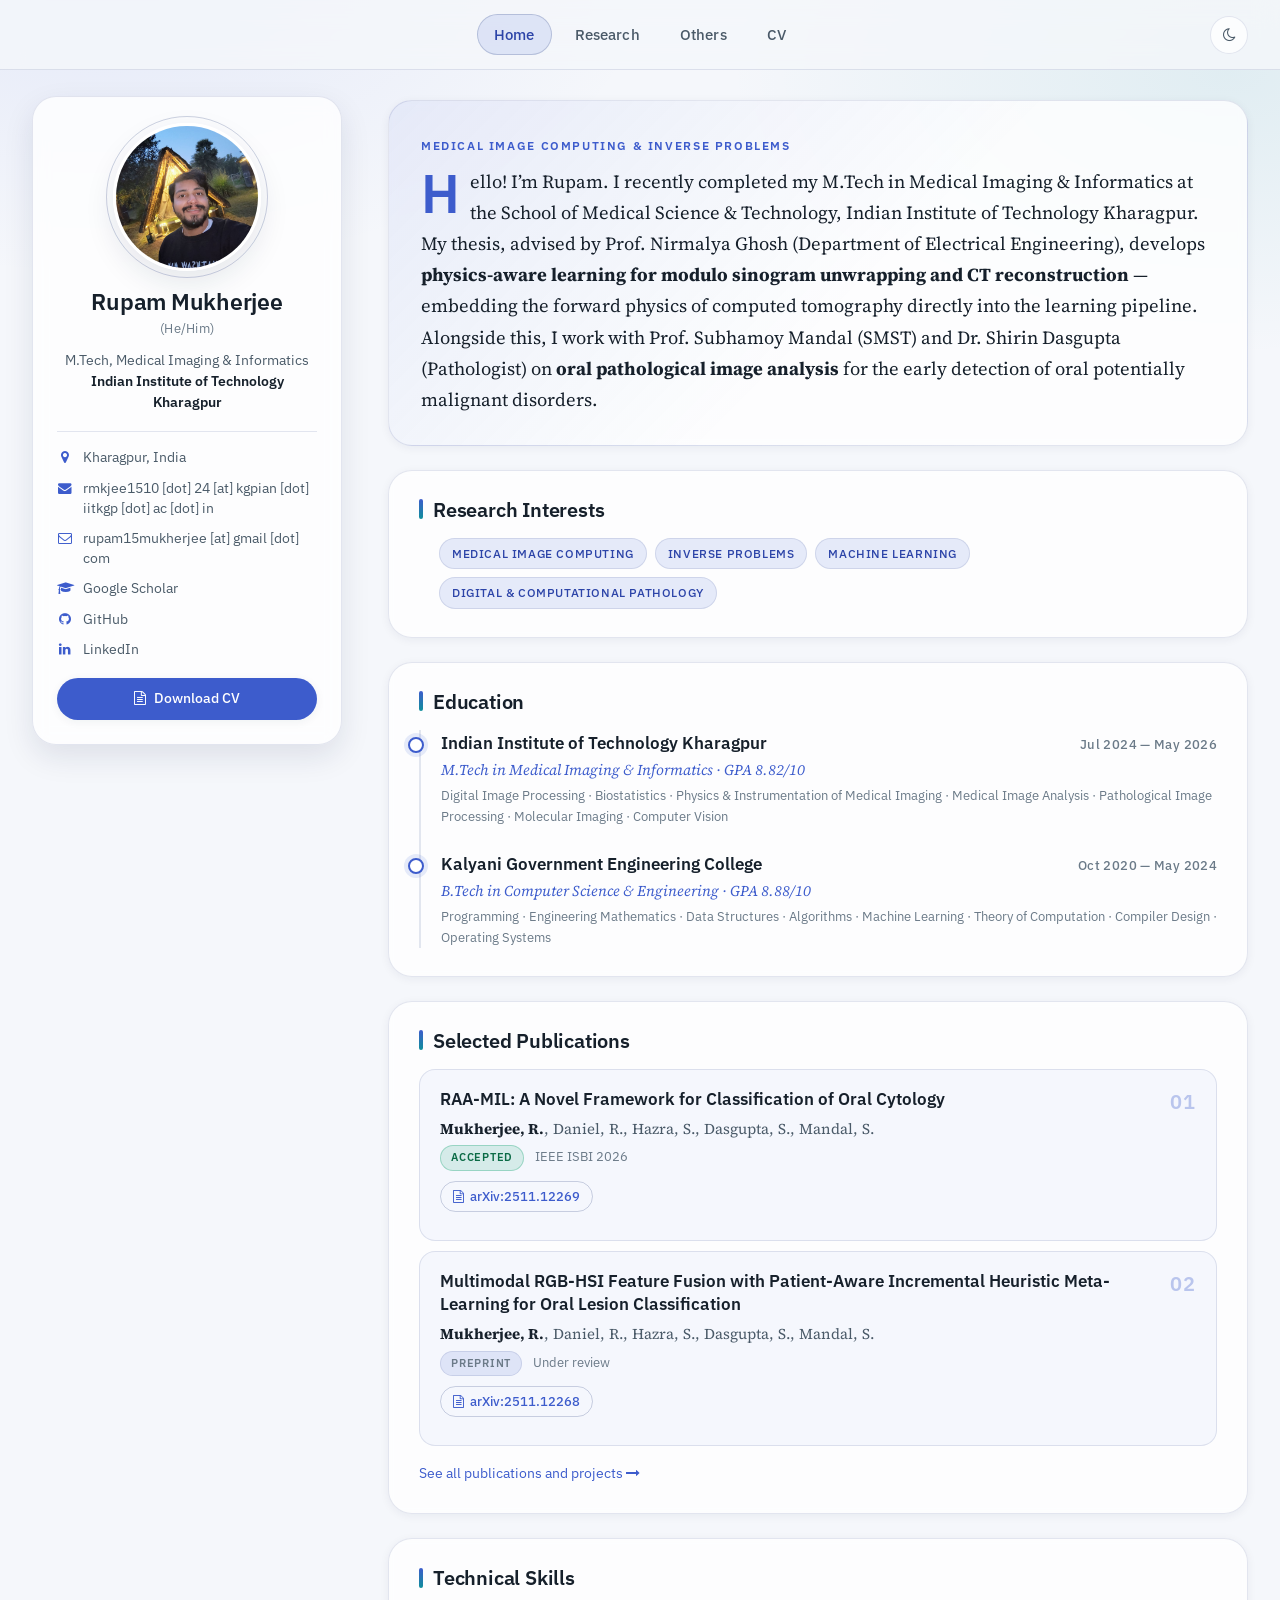
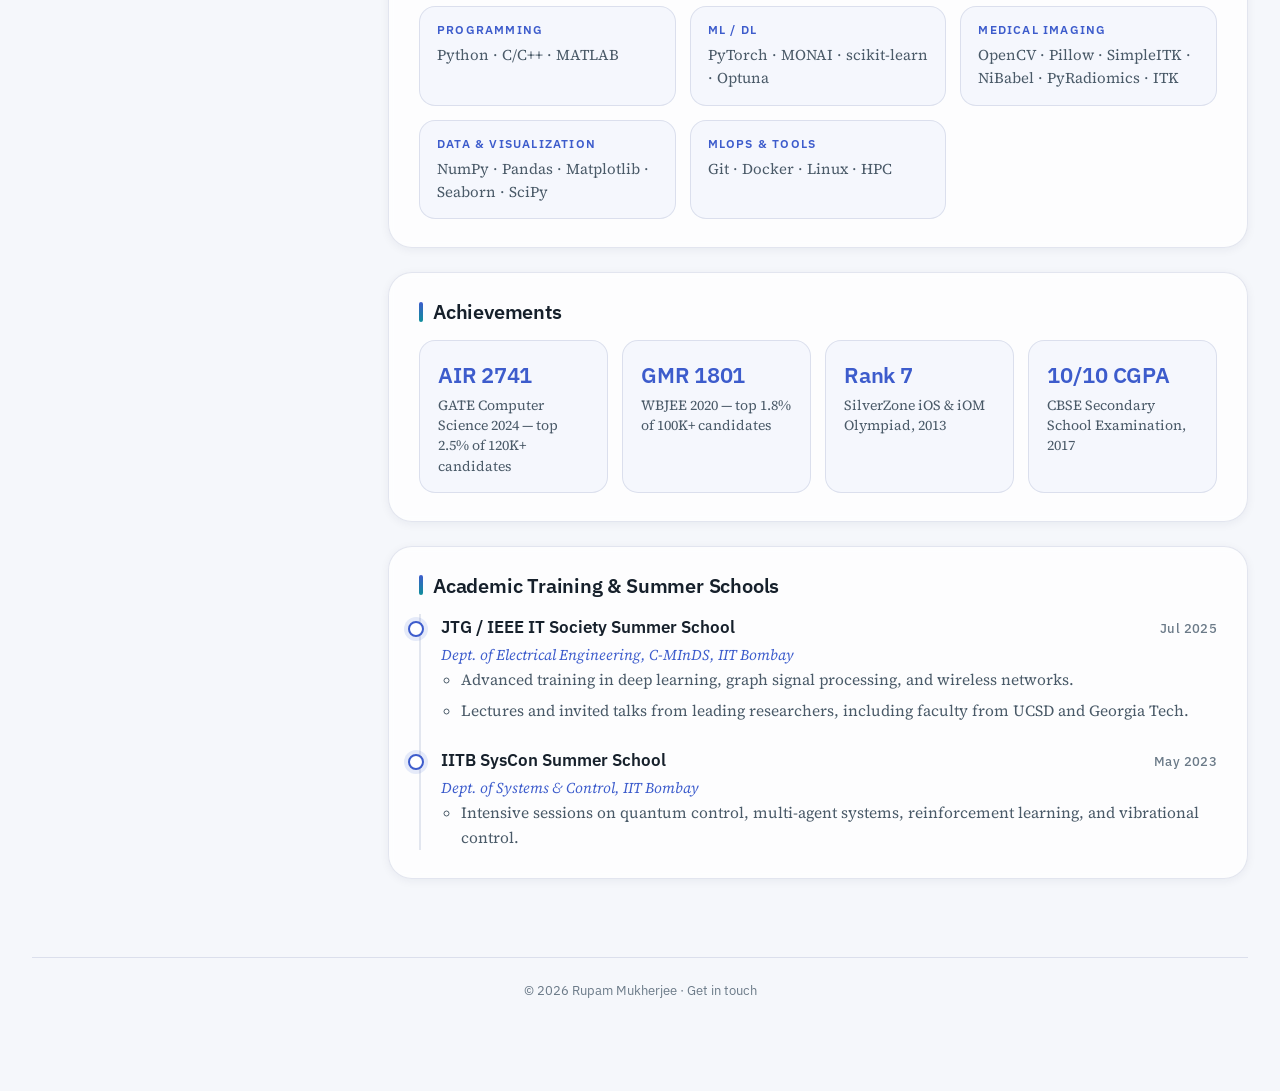
<file: index.html>
<!DOCTYPE html>
<html lang="en" data-theme="light">
<head>
    <meta charset="UTF-8">
    <meta name="viewport" content="width=device-width, initial-scale=1">
    <title>Rupam Mukherjee — Medical Image Computing</title>
    <meta name="description" content="Rupam Mukherjee — M.Tech in Medical Imaging &amp; Informatics, IIT Kharagpur. Research in medical image computing, inverse problems, and computational pathology.">
    <link rel="stylesheet" href="https://cdnjs.cloudflare.com/ajax/libs/font-awesome/4.7.0/css/font-awesome.min.css">
    <link rel="preconnect" href="https://fonts.googleapis.com">
    <link rel="preconnect" href="https://fonts.gstatic.com" crossorigin>
    <link href="https://fonts.googleapis.com/css2?family=IBM+Plex+Sans:wght@400;500;600&family=Source+Serif+4:opsz,wght@8..60,400;8..60,600;8..60,700&display=swap" rel="stylesheet">
    <link rel="stylesheet" href="style.css">
    <link rel="icon" href="Rupam_Mukherjee.png" type="image/x-icon">
    <script>
        (function () {
            var stored = localStorage.getItem("theme");
            var prefersDark = window.matchMedia && window.matchMedia("(prefers-color-scheme: dark)").matches;
            document.documentElement.setAttribute("data-theme", stored || (prefersDark ? "dark" : "light"));
        })();
    </script>
</head>
<body>
    <header class="topbar">
        <nav class="navbar">
            <ul>
                <li><a href="index.html" class="active">Home</a></li>
                <li><a href="research.html">Research</a></li>
                <li><a href="others.html">Others</a></li>
                <li><a href="Rupam_Mukherjee_CV.pdf" target="_blank" rel="noopener">CV</a></li>
            </ul>
        </nav>
        <button class="theme-toggle" id="themeToggle" type="button" aria-label="Toggle colour theme">
            <i class="fa fa-moon-o" aria-hidden="true"></i>
        </button>
    </header>

    <div class="layout">
        <aside class="sidebar">
            <img src="avatar.jpg" alt="Portrait of Rupam Mukherjee" class="profile-img">
            <div class="sidebar-id">
                <h1>Rupam Mukherjee</h1>
                <span class="pronouns">(He/Him)</span>
                <p class="affiliation">
                    M.Tech, Medical Imaging &amp; Informatics<br>
                    <strong>Indian Institute of Technology Kharagpur</strong>
                </p>
            </div>

            <ul class="contact">
                <li><i class="fa fa-map-marker" aria-hidden="true"></i> Kharagpur, India</li>
                <li><i class="fa fa-envelope" aria-hidden="true"></i> rmkjee1510 [dot] 24 [at] kgpian [dot] iitkgp [dot] ac [dot] in</li>
                <li><i class="fa fa-envelope-o" aria-hidden="true"></i> rupam15mukherjee [at] gmail [dot] com</li>
                <li><i class="fa fa-graduation-cap" aria-hidden="true"></i>
                    <a href="https://scholar.google.co.in/citations?user=vGCmebAAAAAJ&hl=en" class="link" target="_blank" rel="noopener">Google Scholar</a></li>
                <li><i class="fa fa-github" aria-hidden="true"></i>
                    <a href="https://github.com/rmkjee1510" class="link" target="_blank" rel="noopener">GitHub</a></li>
                <li><i class="fa fa-linkedin" aria-hidden="true"></i>
                    <a href="https://www.linkedin.com/in/rmkjee1510/" class="link" target="_blank" rel="noopener">LinkedIn</a></li>
            </ul>

            <a class="sidebar-cta" href="Rupam_Mukherjee_CV.pdf" target="_blank" rel="noopener">
                <i class="fa fa-file-text-o" aria-hidden="true"></i> Download CV
            </a>
        </aside>

        <main class="main-content">
            <!-- ===================== BIO ===================== -->
            <section class="card hero reveal">
                <span class="eyebrow">Medical Image Computing &amp; Inverse Problems</span>
                <p>
                    <span class="drop-cap">H</span>ello! I’m Rupam. I recently completed my M.Tech in
                    Medical Imaging &amp; Informatics at the School of Medical Science &amp; Technology,
                    Indian Institute of Technology Kharagpur. My thesis, advised by Prof. Nirmalya Ghosh
                    (Department of Electrical Engineering), develops <strong>physics-aware learning for
                    modulo sinogram unwrapping and CT reconstruction</strong> — embedding the forward
                    physics of computed tomography directly into the learning pipeline. Alongside this,
                    I work with Prof. Subhamoy Mandal (SMST) and Dr. Shirin Dasgupta (Pathologist) on
                    <strong>oral pathological image analysis</strong> for the early detection of oral
                    potentially malignant disorders.
                </p>
            </section>

            <!-- ===================== RESEARCH INTERESTS ===================== -->
            <section class="card reveal">
                <h2>Research Interests</h2>
                <ul class="chips">
                    <li>Medical Image Computing</li>
                    <li>Inverse Problems</li>
                    <li>Machine Learning</li>
                    <li>Digital &amp; Computational Pathology</li>
                </ul>
            </section>

            <!-- ===================== EDUCATION ===================== -->
            <section class="card reveal">
                <h2>Education</h2>
                <ul class="timeline">
                    <li>
                        <div class="entry-head">
                            <span class="entry-title">Indian Institute of Technology Kharagpur</span>
                            <span class="entry-date">Jul 2024 — May 2026</span>
                        </div>
                        <div class="entry-sub">M.Tech in Medical Imaging &amp; Informatics · GPA 8.82/10</div>
                        <div class="entry-meta">
                            Digital Image Processing · Biostatistics · Physics &amp; Instrumentation of Medical
                            Imaging · Medical Image Analysis · Pathological Image Processing · Molecular
                            Imaging · Computer Vision
                        </div>
                    </li>
                    <li>
                        <div class="entry-head">
                            <span class="entry-title">Kalyani Government Engineering College</span>
                            <span class="entry-date">Oct 2020 — May 2024</span>
                        </div>
                        <div class="entry-sub">B.Tech in Computer Science &amp; Engineering · GPA 8.88/10</div>
                        <div class="entry-meta">
                            Programming · Engineering Mathematics · Data Structures · Algorithms · Machine
                            Learning · Theory of Computation · Compiler Design · Operating Systems
                        </div>
                    </li>
                </ul>
            </section>

            <!-- ===================== SELECTED PUBLICATIONS ===================== -->
            <section class="card reveal">
                <h2>Selected Publications</h2>
                <ol class="pub-list">
                    <li class="pub-item">
                        <div class="pub-title">RAA-MIL: A Novel Framework for Classification of Oral Cytology</div>
                        <div class="pub-authors"><strong>Mukherjee, R.</strong>, Daniel, R., Hazra, S., Dasgupta, S., Mandal, S.</div>
                        <div class="pub-meta"><span class="badge">Accepted</span> IEEE ISBI 2026</div>
                        <div class="pub-links">
                            <a href="https://arxiv.org/abs/2511.12269" target="_blank" rel="noopener">
                                <i class="fa fa-file-text-o" aria-hidden="true"></i> arXiv:2511.12269</a>
                        </div>
                    </li>
                    <li class="pub-item">
                        <div class="pub-title">Multimodal RGB-HSI Feature Fusion with Patient-Aware Incremental Heuristic Meta-Learning for Oral Lesion Classification</div>
                        <div class="pub-authors"><strong>Mukherjee, R.</strong>, Daniel, R., Hazra, S., Dasgupta, S., Mandal, S.</div>
                        <div class="pub-meta"><span class="badge badge-muted">Preprint</span> Under review</div>
                        <div class="pub-links">
                            <a href="https://arxiv.org/abs/2511.12268" target="_blank" rel="noopener">
                                <i class="fa fa-file-text-o" aria-hidden="true"></i> arXiv:2511.12268</a>
                        </div>
                    </li>
                </ol>
                <p style="margin-top:16px;font-family:var(--sans);font-size:14px;">
                    <a href="research.html" style="text-decoration:none;">See all publications and projects <i class="fa fa-long-arrow-right" aria-hidden="true"></i></a>
                </p>
            </section>

            <!-- ===================== TECHNICAL SKILLS ===================== -->
            <section class="card reveal">
                <h2>Technical Skills</h2>
                <div class="grid">
                    <div class="grid-item">
                        <h3>Programming</h3>
                        Python · C/C++ · MATLAB
                    </div>
                    <div class="grid-item">
                        <h3>ML / DL</h3>
                        PyTorch · MONAI · scikit-learn · Optuna
                    </div>
                    <div class="grid-item">
                        <h3>Medical Imaging</h3>
                        OpenCV · Pillow · SimpleITK · NiBabel · PyRadiomics · ITK
                    </div>
                    <div class="grid-item">
                        <h3>Data &amp; Visualization</h3>
                        NumPy · Pandas · Matplotlib · Seaborn · SciPy
                    </div>
                    <div class="grid-item">
                        <h3>MLOps &amp; Tools</h3>
                        Git · Docker · Linux · HPC
                    </div>
                </div>
            </section>

            <!-- ===================== ACHIEVEMENTS ===================== -->
            <section class="card reveal">
                <h2>Achievements</h2>
                <div class="stat-grid">
                    <div class="stat">
                        <div class="stat-value">AIR 2741</div>
                        <div class="stat-label">GATE Computer Science 2024 — top 2.5% of 120K+ candidates</div>
                    </div>
                    <div class="stat">
                        <div class="stat-value">GMR 1801</div>
                        <div class="stat-label">WBJEE 2020 — top 1.8% of 100K+ candidates</div>
                    </div>
                    <div class="stat">
                        <div class="stat-value">Rank 7</div>
                        <div class="stat-label">SilverZone iOS &amp; iOM Olympiad, 2013</div>
                    </div>
                    <div class="stat">
                        <div class="stat-value">10/10 CGPA</div>
                        <div class="stat-label">CBSE Secondary School Examination, 2017</div>
                    </div>
                </div>
            </section>

            <!-- ===================== SUMMER SCHOOLS ===================== -->
            <section class="card reveal">
                <h2>Academic Training &amp; Summer Schools</h2>
                <ul class="timeline">
                    <li>
                        <div class="entry-head">
                            <span class="entry-title">JTG / IEEE IT Society Summer School</span>
                            <span class="entry-date">Jul 2025</span>
                        </div>
                        <div class="entry-sub">Dept. of Electrical Engineering, C-MInDS, IIT Bombay</div>
                        <ul class="entry-points">
                            <li>Advanced training in deep learning, graph signal processing, and wireless networks.</li>
                            <li>Lectures and invited talks from leading researchers, including faculty from UCSD and Georgia Tech.</li>
                        </ul>
                    </li>
                    <li>
                        <div class="entry-head">
                            <span class="entry-title">IITB SysCon Summer School</span>
                            <span class="entry-date">May 2023</span>
                        </div>
                        <div class="entry-sub">Dept. of Systems &amp; Control, IIT Bombay</div>
                        <ul class="entry-points">
                            <li>Intensive sessions on quantum control, multi-agent systems, reinforcement learning, and vibrational control.</li>
                        </ul>
                    </li>
                </ul>
            </section>
        </main>

        <footer class="site-footer">
            © 2026 Rupam Mukherjee ·
            <a href="mailto:rupam15mukherjee@gmail.com">Get in touch</a>
        </footer>
    </div>

    <script src="site.js"></script>
</body>
</html>
</file>
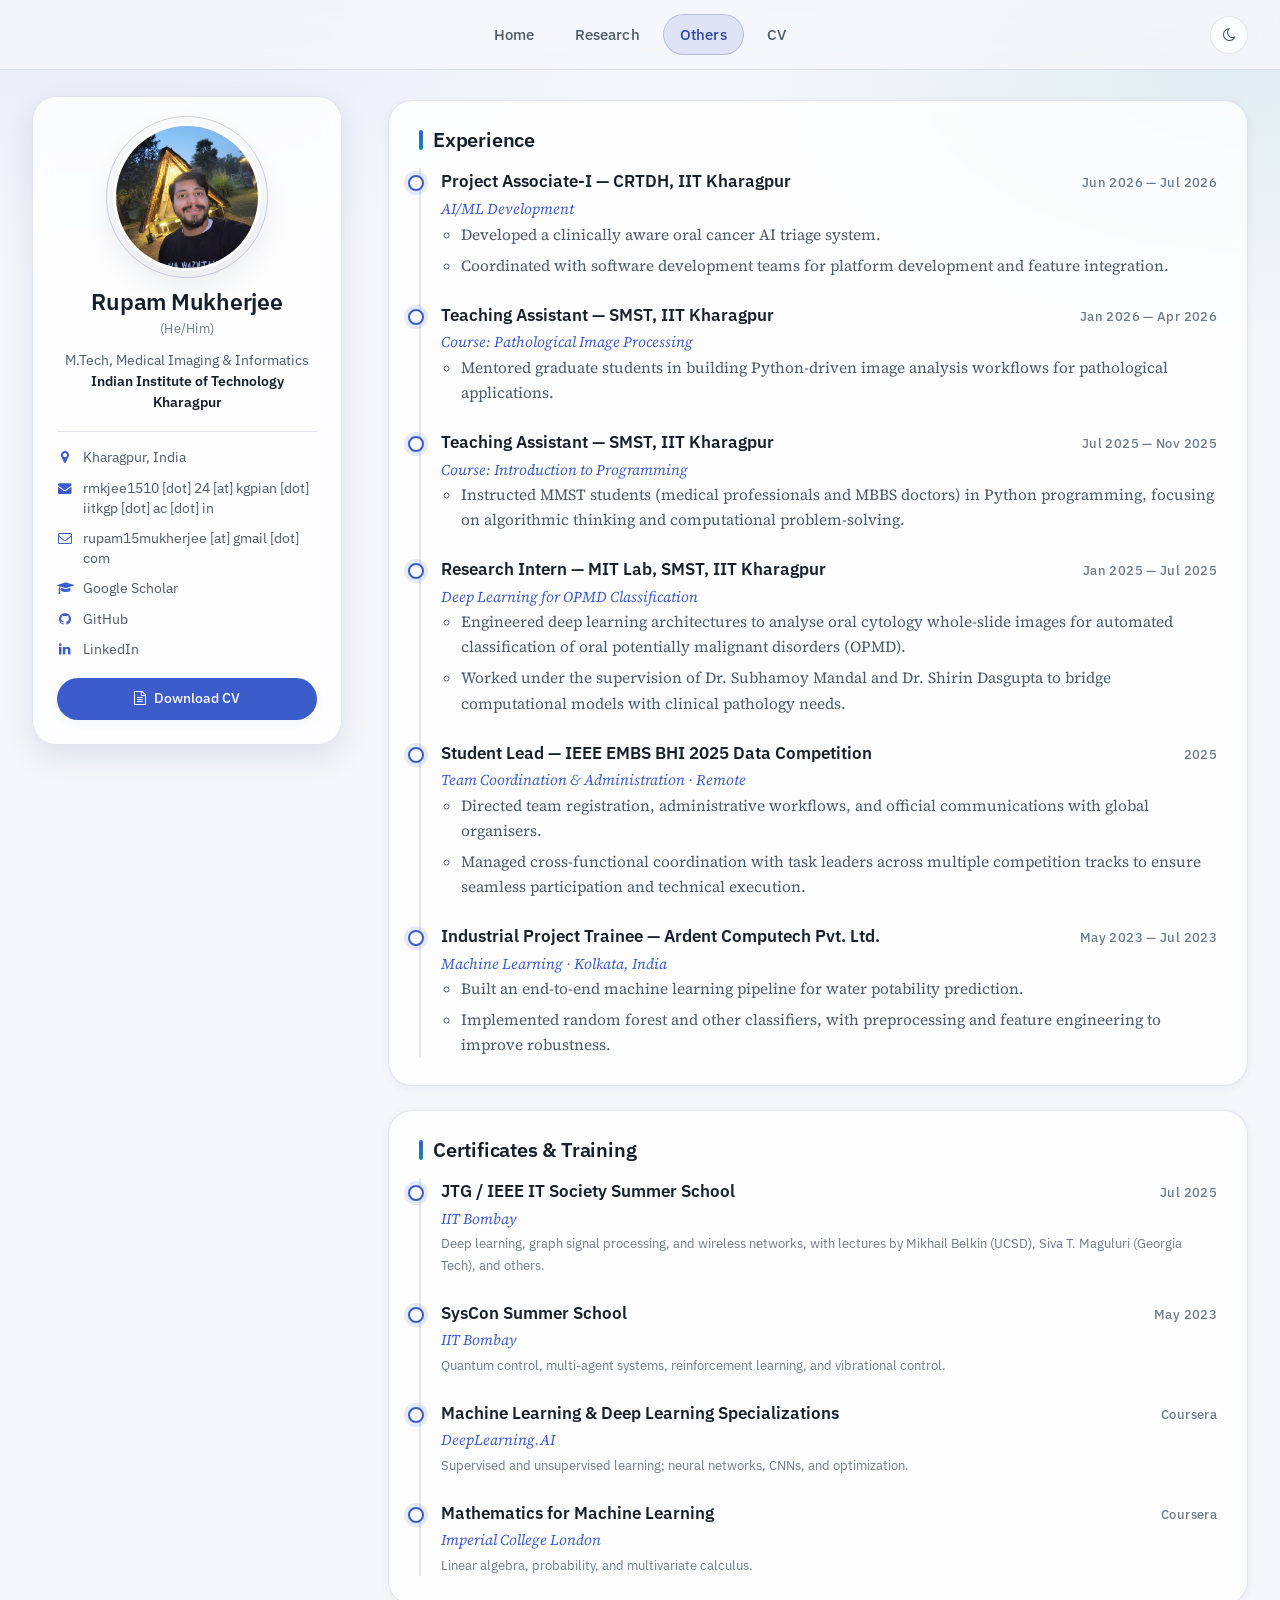
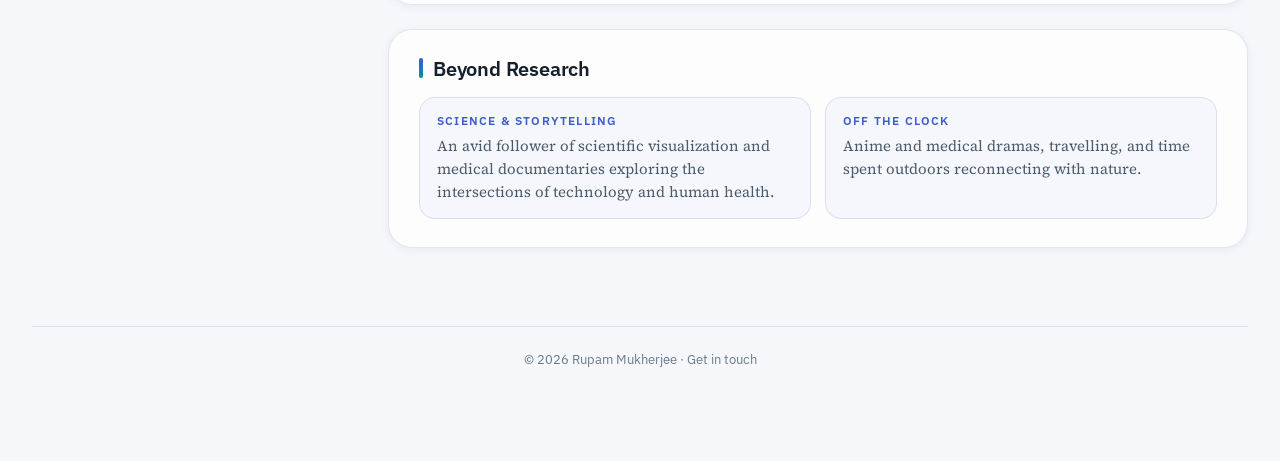
<file: others.html>
<!DOCTYPE html>
<html lang="en" data-theme="light">
<head>
    <meta charset="UTF-8">
    <meta name="viewport" content="width=device-width, initial-scale=1">
    <title>Experience &amp; More — Rupam Mukherjee</title>
    <meta name="description" content="Work experience, teaching, certificates, and personal interests of Rupam Mukherjee.">
    <link rel="stylesheet" href="https://cdnjs.cloudflare.com/ajax/libs/font-awesome/4.7.0/css/font-awesome.min.css">
    <link rel="preconnect" href="https://fonts.googleapis.com">
    <link rel="preconnect" href="https://fonts.gstatic.com" crossorigin>
    <link href="https://fonts.googleapis.com/css2?family=IBM+Plex+Sans:wght@400;500;600&family=Source+Serif+4:opsz,wght@8..60,400;8..60,600;8..60,700&display=swap" rel="stylesheet">
    <link rel="stylesheet" href="style.css">
    <link rel="icon" href="Rupam_Mukherjee.png" type="image/x-icon">
    <script>
        (function () {
            var stored = localStorage.getItem("theme");
            var prefersDark = window.matchMedia && window.matchMedia("(prefers-color-scheme: dark)").matches;
            document.documentElement.setAttribute("data-theme", stored || (prefersDark ? "dark" : "light"));
        })();
    </script>
</head>
<body>
    <header class="topbar">
        <nav class="navbar">
            <ul>
                <li><a href="index.html">Home</a></li>
                <li><a href="research.html">Research</a></li>
                <li><a href="others.html" class="active">Others</a></li>
                <li><a href="Rupam_Mukherjee_CV.pdf" target="_blank" rel="noopener">CV</a></li>
            </ul>
        </nav>
        <button class="theme-toggle" id="themeToggle" type="button" aria-label="Toggle colour theme">
            <i class="fa fa-moon-o" aria-hidden="true"></i>
        </button>
    </header>

    <div class="layout">
        <aside class="sidebar">
            <img src="avatar.jpg" alt="Portrait of Rupam Mukherjee" class="profile-img">
            <div class="sidebar-id">
                <h1>Rupam Mukherjee</h1>
                <span class="pronouns">(He/Him)</span>
                <p class="affiliation">
                    M.Tech, Medical Imaging &amp; Informatics<br>
                    <strong>Indian Institute of Technology Kharagpur</strong>
                </p>
            </div>

            <ul class="contact">
                <li><i class="fa fa-map-marker" aria-hidden="true"></i> Kharagpur, India</li>
                <li><i class="fa fa-envelope" aria-hidden="true"></i> rmkjee1510 [dot] 24 [at] kgpian [dot] iitkgp [dot] ac [dot] in</li>
                <li><i class="fa fa-envelope-o" aria-hidden="true"></i> rupam15mukherjee [at] gmail [dot] com</li>
                <li><i class="fa fa-graduation-cap" aria-hidden="true"></i>
                    <a href="https://scholar.google.co.in/citations?user=vGCmebAAAAAJ&hl=en" class="link" target="_blank" rel="noopener">Google Scholar</a></li>
                <li><i class="fa fa-github" aria-hidden="true"></i>
                    <a href="https://github.com/rmkjee1510" class="link" target="_blank" rel="noopener">GitHub</a></li>
                <li><i class="fa fa-linkedin" aria-hidden="true"></i>
                    <a href="https://www.linkedin.com/in/rmkjee1510/" class="link" target="_blank" rel="noopener">LinkedIn</a></li>
            </ul>

            <a class="sidebar-cta" href="Rupam_Mukherjee_CV.pdf" target="_blank" rel="noopener">
                <i class="fa fa-file-text-o" aria-hidden="true"></i> Download CV
            </a>
        </aside>

        <main class="main-content">
            <!-- ===================== EXPERIENCE ===================== -->
            <section class="card reveal">
                <h2>Experience</h2>
                <ul class="timeline">
                    <li>
                        <div class="entry-head">
                            <span class="entry-title">Project Associate-I — CRTDH, IIT Kharagpur</span>
                            <span class="entry-date">Jun 2026 — Jul 2026</span>
                        </div>
                        <div class="entry-sub">AI/ML Development</div>
                        <ul class="entry-points">
                            <li>Developed a clinically aware oral cancer AI triage system.</li>
                            <li>Coordinated with software development teams for platform development and feature integration.</li>
                        </ul>
                    </li>
                    <li>
                        <div class="entry-head">
                            <span class="entry-title">Teaching Assistant — SMST, IIT Kharagpur</span>
                            <span class="entry-date">Jan 2026 — Apr 2026</span>
                        </div>
                        <div class="entry-sub">Course: Pathological Image Processing</div>
                        <ul class="entry-points">
                            <li>Mentored graduate students in building Python-driven image analysis workflows for pathological applications.</li>
                        </ul>
                    </li>
                    <li>
                        <div class="entry-head">
                            <span class="entry-title">Teaching Assistant — SMST, IIT Kharagpur</span>
                            <span class="entry-date">Jul 2025 — Nov 2025</span>
                        </div>
                        <div class="entry-sub">Course: Introduction to Programming</div>
                        <ul class="entry-points">
                            <li>Instructed MMST students (medical professionals and MBBS doctors) in Python programming, focusing on algorithmic thinking and computational problem-solving.</li>
                        </ul>
                    </li>
                    <li>
                        <div class="entry-head">
                            <span class="entry-title">Research Intern — MIT Lab, SMST, IIT Kharagpur</span>
                            <span class="entry-date">Jan 2025 — Jul 2025</span>
                        </div>
                        <div class="entry-sub">Deep Learning for OPMD Classification</div>
                        <ul class="entry-points">
                            <li>Engineered deep learning architectures to analyse oral cytology whole-slide images for automated classification of oral potentially malignant disorders (OPMD).</li>
                            <li>Worked under the supervision of Dr. Subhamoy Mandal and Dr. Shirin Dasgupta to bridge computational models with clinical pathology needs.</li>
                        </ul>
                    </li>
                    <li>
                        <div class="entry-head">
                            <span class="entry-title">Student Lead — IEEE EMBS BHI 2025 Data Competition</span>
                            <span class="entry-date">2025</span>
                        </div>
                        <div class="entry-sub">Team Coordination &amp; Administration · Remote</div>
                        <ul class="entry-points">
                            <li>Directed team registration, administrative workflows, and official communications with global organisers.</li>
                            <li>Managed cross-functional coordination with task leaders across multiple competition tracks to ensure seamless participation and technical execution.</li>
                        </ul>
                    </li>
                    <li>
                        <div class="entry-head">
                            <span class="entry-title">Industrial Project Trainee — Ardent Computech Pvt. Ltd.</span>
                            <span class="entry-date">May 2023 — Jul 2023</span>
                        </div>
                        <div class="entry-sub">Machine Learning · Kolkata, India</div>
                        <ul class="entry-points">
                            <li>Built an end-to-end machine learning pipeline for water potability prediction.</li>
                            <li>Implemented random forest and other classifiers, with preprocessing and feature engineering to improve robustness.</li>
                        </ul>
                    </li>
                </ul>
            </section>

            <!-- ===================== CERTIFICATES ===================== -->
            <section class="card reveal">
                <h2>Certificates &amp; Training</h2>
                <ul class="timeline">
                    <li>
                        <div class="entry-head">
                            <span class="entry-title">JTG / IEEE IT Society Summer School</span>
                            <span class="entry-date">Jul 2025</span>
                        </div>
                        <div class="entry-sub">IIT Bombay</div>
                        <div class="entry-meta">Deep learning, graph signal processing, and wireless networks, with lectures by Mikhail Belkin (UCSD), Siva T. Maguluri (Georgia Tech), and others.</div>
                    </li>
                    <li>
                        <div class="entry-head">
                            <span class="entry-title">SysCon Summer School</span>
                            <span class="entry-date">May 2023</span>
                        </div>
                        <div class="entry-sub">IIT Bombay</div>
                        <div class="entry-meta">Quantum control, multi-agent systems, reinforcement learning, and vibrational control.</div>
                    </li>
                    <li>
                        <div class="entry-head">
                            <span class="entry-title">Machine Learning &amp; Deep Learning Specializations</span>
                            <span class="entry-date">Coursera</span>
                        </div>
                        <div class="entry-sub">DeepLearning.AI</div>
                        <div class="entry-meta">Supervised and unsupervised learning; neural networks, CNNs, and optimization.</div>
                    </li>
                    <li>
                        <div class="entry-head">
                            <span class="entry-title">Mathematics for Machine Learning</span>
                            <span class="entry-date">Coursera</span>
                        </div>
                        <div class="entry-sub">Imperial College London</div>
                        <div class="entry-meta">Linear algebra, probability, and multivariate calculus.</div>
                    </li>
                </ul>
            </section>

            <!-- ===================== HOBBIES ===================== -->
            <section class="card reveal">
                <h2>Beyond Research</h2>
                <div class="grid">
                    <div class="grid-item">
                        <h3>Science &amp; Storytelling</h3>
                        An avid follower of scientific visualization and medical documentaries exploring the intersections of technology and human health.
                    </div>
                    <div class="grid-item">
                        <h3>Off the Clock</h3>
                        Anime and medical dramas, travelling, and time spent outdoors reconnecting with nature.
                    </div>
                </div>
            </section>
        </main>

        <footer class="site-footer">
            © 2026 Rupam Mukherjee ·
            <a href="mailto:rupam15mukherjee@gmail.com">Get in touch</a>
        </footer>
    </div>

    <script src="site.js"></script>
</body>
</html>
</file>
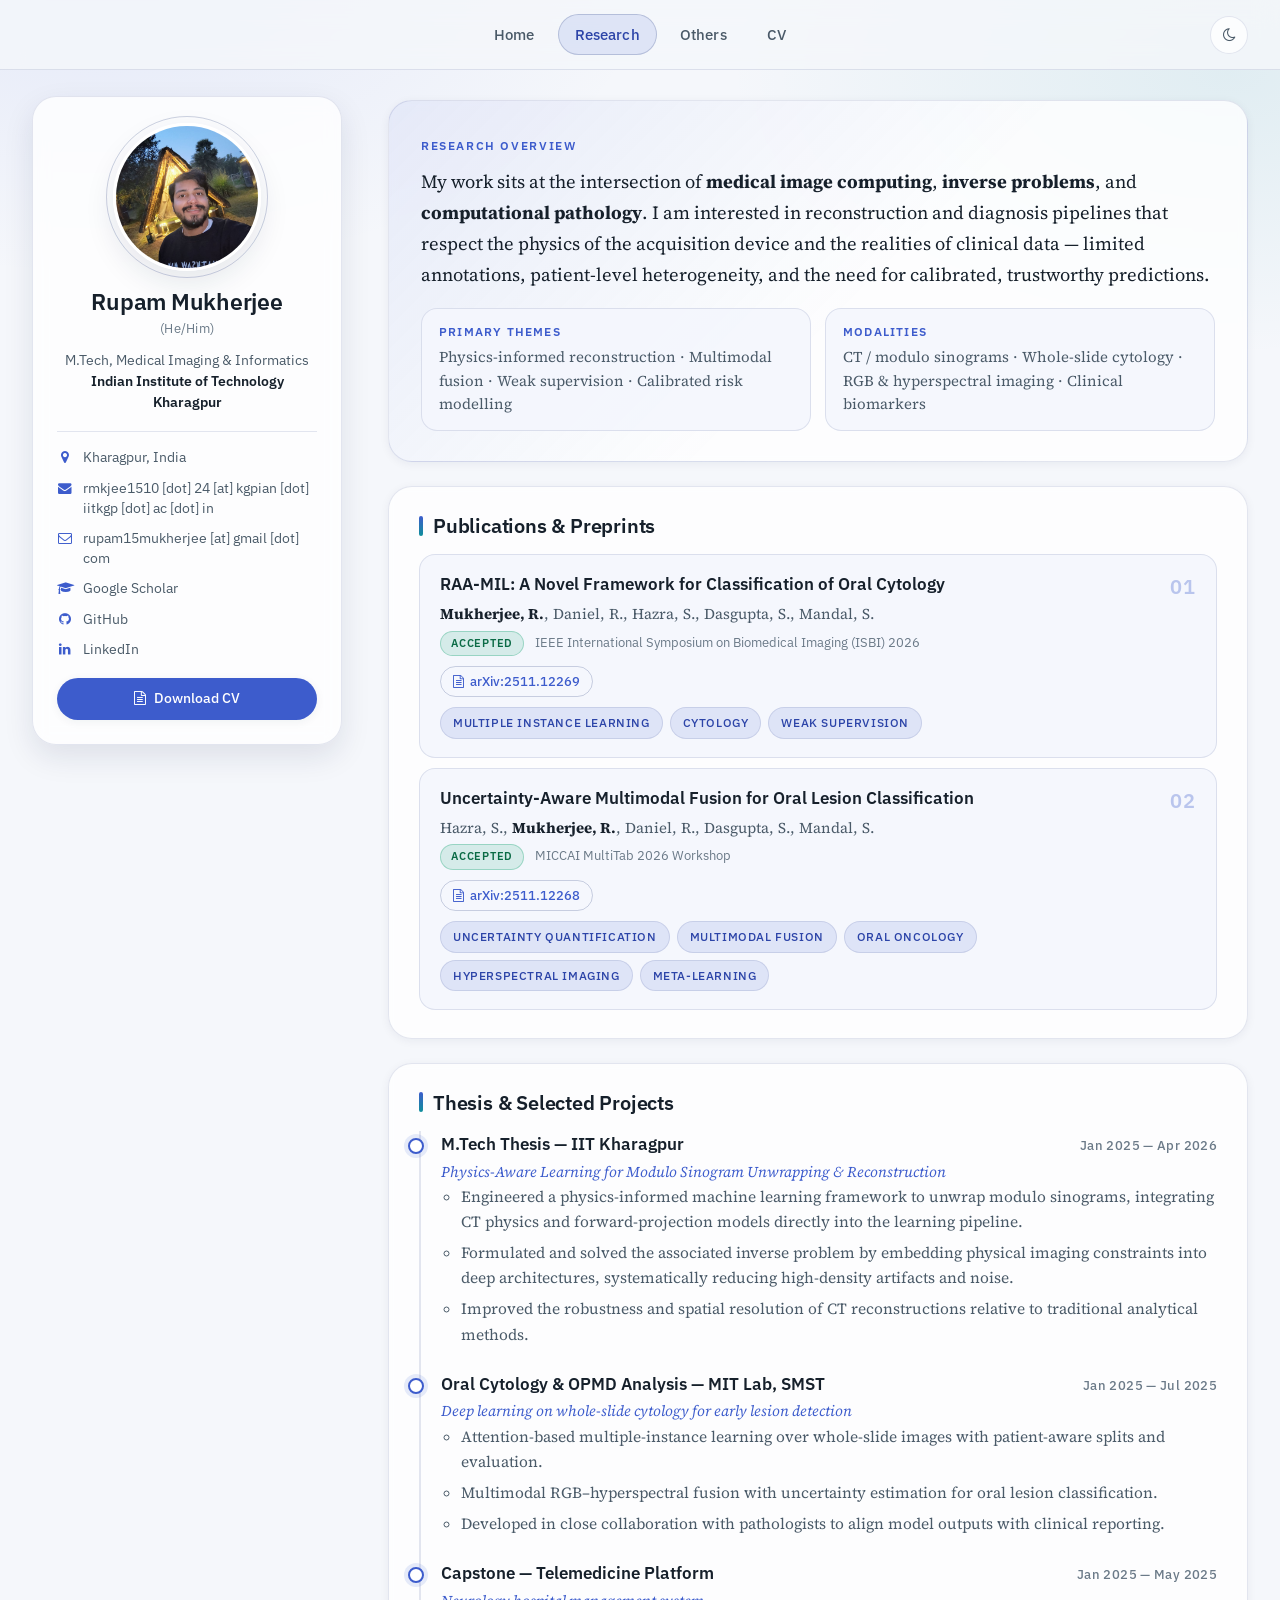
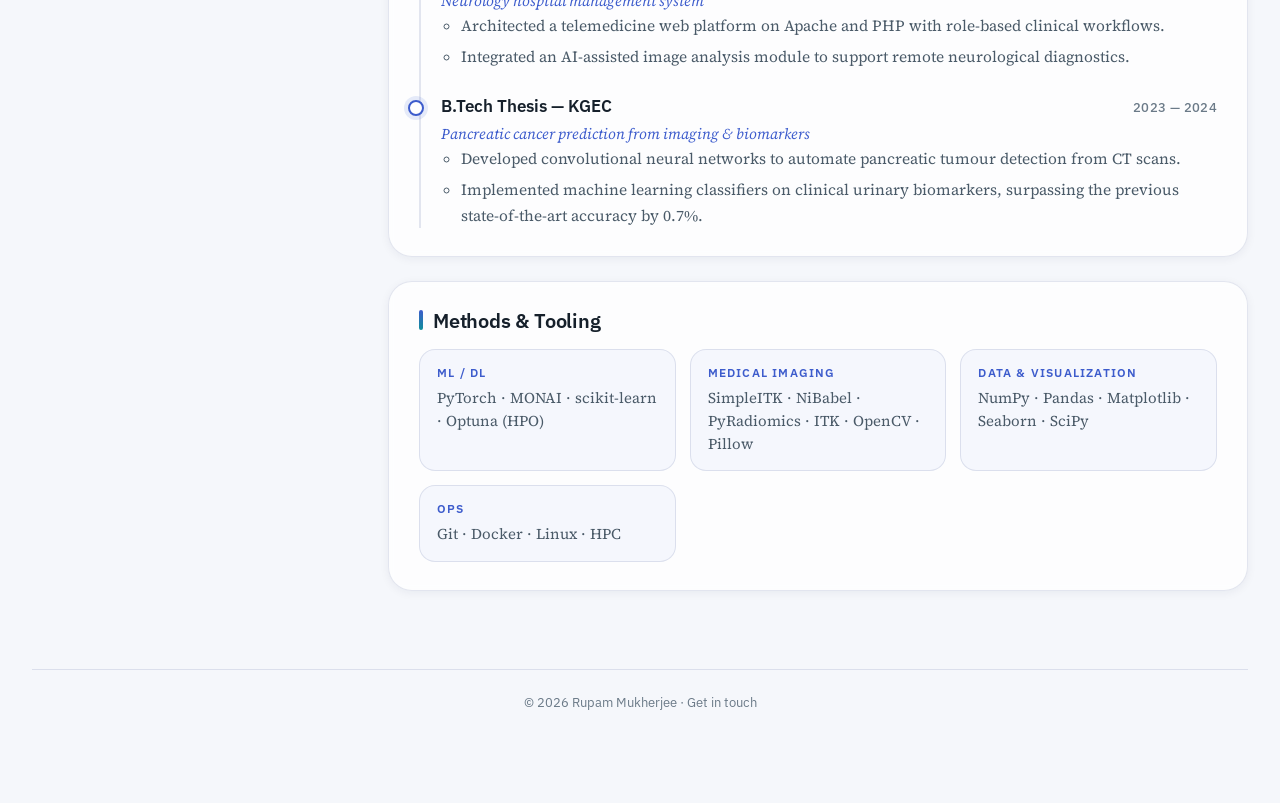
<file: research.html>
<!DOCTYPE html>
<html lang="en" data-theme="light">
<head>
    <meta charset="UTF-8">
    <meta name="viewport" content="width=device-width, initial-scale=1">
    <title>Research — Rupam Mukherjee</title>
    <meta name="description" content="Publications, thesis work, and projects by Rupam Mukherjee in medical image computing, inverse problems, and computational pathology.">
    <link rel="stylesheet" href="https://cdnjs.cloudflare.com/ajax/libs/font-awesome/4.7.0/css/font-awesome.min.css">
    <link rel="preconnect" href="https://fonts.googleapis.com">
    <link rel="preconnect" href="https://fonts.gstatic.com" crossorigin>
    <link href="https://fonts.googleapis.com/css2?family=IBM+Plex+Sans:wght@400;500;600&family=Source+Serif+4:opsz,wght@8..60,400;8..60,600;8..60,700&display=swap" rel="stylesheet">
    <link rel="stylesheet" href="style.css">
    <link rel="icon" href="Rupam_Mukherjee.png" type="image/x-icon">
    <script>
        (function () {
            var stored = localStorage.getItem("theme");
            var prefersDark = window.matchMedia && window.matchMedia("(prefers-color-scheme: dark)").matches;
            document.documentElement.setAttribute("data-theme", stored || (prefersDark ? "dark" : "light"));
        })();
    </script>
</head>
<body>
    <header class="topbar">
        <nav class="navbar">
            <ul>
                <li><a href="index.html">Home</a></li>
                <li><a href="research.html" class="active">Research</a></li>
                <li><a href="others.html">Others</a></li>
                <li><a href="Rupam_Mukherjee_CV.pdf" target="_blank" rel="noopener">CV</a></li>
            </ul>
        </nav>
        <button class="theme-toggle" id="themeToggle" type="button" aria-label="Toggle colour theme">
            <i class="fa fa-moon-o" aria-hidden="true"></i>
        </button>
    </header>

    <div class="layout">
        <aside class="sidebar">
            <img src="avatar.jpg" alt="Portrait of Rupam Mukherjee" class="profile-img">
            <div class="sidebar-id">
                <h1>Rupam Mukherjee</h1>
                <span class="pronouns">(He/Him)</span>
                <p class="affiliation">
                    M.Tech, Medical Imaging &amp; Informatics<br>
                    <strong>Indian Institute of Technology Kharagpur</strong>
                </p>
            </div>

            <ul class="contact">
                <li><i class="fa fa-map-marker" aria-hidden="true"></i> Kharagpur, India</li>
                <li><i class="fa fa-envelope" aria-hidden="true"></i> rmkjee1510 [dot] 24 [at] kgpian [dot] iitkgp [dot] ac [dot] in</li>
                <li><i class="fa fa-envelope-o" aria-hidden="true"></i> rupam15mukherjee [at] gmail [dot] com</li>
                <li><i class="fa fa-graduation-cap" aria-hidden="true"></i>
                    <a href="https://scholar.google.co.in/citations?user=vGCmebAAAAAJ&hl=en" class="link" target="_blank" rel="noopener">Google Scholar</a></li>
                <li><i class="fa fa-github" aria-hidden="true"></i>
                    <a href="https://github.com/rmkjee1510" class="link" target="_blank" rel="noopener">GitHub</a></li>
                <li><i class="fa fa-linkedin" aria-hidden="true"></i>
                    <a href="https://www.linkedin.com/in/rmkjee1510/" class="link" target="_blank" rel="noopener">LinkedIn</a></li>
            </ul>

            <a class="sidebar-cta" href="Rupam_Mukherjee_CV.pdf" target="_blank" rel="noopener">
                <i class="fa fa-file-text-o" aria-hidden="true"></i> Download CV
            </a>
        </aside>

        <main class="main-content">
            <!-- ===================== RESEARCH OVERVIEW ===================== -->
            <section class="card hero reveal">
                <span class="eyebrow">Research Overview</span>
                <p>
                    My work sits at the intersection of <strong>medical image computing</strong>,
                    <strong>inverse problems</strong>, and <strong>computational pathology</strong>.
                    I am interested in reconstruction and diagnosis pipelines that respect the physics
                    of the acquisition device and the realities of clinical data — limited annotations,
                    patient-level heterogeneity, and the need for calibrated, trustworthy predictions.
                </p>
                <div class="grid" style="margin-top:18px;">
                    <div class="grid-item">
                        <h3>Primary Themes</h3>
                        Physics-informed reconstruction · Multimodal fusion · Weak supervision · Calibrated risk modelling
                    </div>
                    <div class="grid-item">
                        <h3>Modalities</h3>
                        CT / modulo sinograms · Whole-slide cytology · RGB &amp; hyperspectral imaging · Clinical biomarkers
                    </div>
                </div>
            </section>

            <!-- ===================== PUBLICATIONS ===================== -->
            <section class="card reveal">
                <h2>Publications &amp; Preprints</h2>
                <ol class="pub-list">
                    <li class="pub-item">
                        <div class="pub-title">RAA-MIL: A Novel Framework for Classification of Oral Cytology</div>
                        <div class="pub-authors"><strong>Mukherjee, R.</strong>, Daniel, R., Hazra, S., Dasgupta, S., Mandal, S.</div>
                        <div class="pub-meta"><span class="badge">Accepted</span> IEEE International Symposium on Biomedical Imaging (ISBI) 2026</div>
                        <div class="pub-links">
                            <a href="https://arxiv.org/abs/2511.12269" target="_blank" rel="noopener">
                                <i class="fa fa-file-text-o" aria-hidden="true"></i> arXiv:2511.12269</a>
                        </div>
                        <div class="pub-tags">
                            <span class="tag">Multiple instance learning</span>
                            <span class="tag">Cytology</span>
                            <span class="tag">Weak supervision</span>
                        </div>
                    </li>
                    <li class="pub-item">
                        <div class="pub-title">Uncertainty-Aware Multimodal Fusion for Oral Lesion Classification</div>
                        <div class="pub-authors">Hazra, S., <strong>Mukherjee, R.</strong>, Daniel, R., Dasgupta, S., Mandal, S.</div>
                        <div class="pub-meta"><span class="badge badge-accepted">Accepted</span> MICCAI MultiTab 2026 Workshop</div>
                        <div class="pub-links">
                            <a href="https://arxiv.org/abs/2511.12268" target="_blank" rel="noopener">
                                <i class="fa fa-file-text-o" aria-hidden="true"></i> arXiv:2511.12268</a>
                        </div>
                        <div class="pub-tags">
                            <span class="tag">Uncertainty quantification</span>
                            <span class="tag">Multimodal fusion</span>
                            <span class="tag">Oral oncology</span>
                            <span class="tag">Hyperspectral imaging</span>
                            <span class="tag">Meta-learning</span>
                        </div>
                    </li>
                </ol>
            </section>

            <!-- ===================== THESIS & PROJECTS ===================== -->
            <section class="card reveal">
                <h2>Thesis &amp; Selected Projects</h2>
                <ul class="timeline">
                    <li>
                        <div class="entry-head">
                            <span class="entry-title">M.Tech Thesis — IIT Kharagpur</span>
                            <span class="entry-date">Jan 2025 — Apr 2026</span>
                        </div>
                        <div class="entry-sub">Physics-Aware Learning for Modulo Sinogram Unwrapping &amp; Reconstruction</div>
                        <ul class="entry-points">
                            <li>Engineered a physics-informed machine learning framework to unwrap modulo sinograms, integrating CT physics and forward-projection models directly into the learning pipeline.</li>
                            <li>Formulated and solved the associated inverse problem by embedding physical imaging constraints into deep architectures, systematically reducing high-density artifacts and noise.</li>
                            <li>Improved the robustness and spatial resolution of CT reconstructions relative to traditional analytical methods.</li>
                        </ul>
                    </li>
                    <li>
                        <div class="entry-head">
                            <span class="entry-title">Oral Cytology &amp; OPMD Analysis — MIT Lab, SMST</span>
                            <span class="entry-date">Jan 2025 — Jul 2025</span>
                        </div>
                        <div class="entry-sub">Deep learning on whole-slide cytology for early lesion detection</div>
                        <ul class="entry-points">
                            <li>Attention-based multiple-instance learning over whole-slide images with patient-aware splits and evaluation.</li>
                            <li>Multimodal RGB–hyperspectral fusion with uncertainty estimation for oral lesion classification.</li>
                            <li>Developed in close collaboration with pathologists to align model outputs with clinical reporting.</li>
                        </ul>
                    </li>
                    <li>
                        <div class="entry-head">
                            <span class="entry-title">Capstone — Telemedicine Platform</span>
                            <span class="entry-date">Jan 2025 — May 2025</span>
                        </div>
                        <div class="entry-sub">Neurology hospital management system</div>
                        <ul class="entry-points">
                            <li>Architected a telemedicine web platform on Apache and PHP with role-based clinical workflows.</li>
                            <li>Integrated an AI-assisted image analysis module to support remote neurological diagnostics.</li>
                        </ul>
                    </li>
                    <li>
                        <div class="entry-head">
                            <span class="entry-title">B.Tech Thesis — KGEC</span>
                            <span class="entry-date">2023 — 2024</span>
                        </div>
                        <div class="entry-sub">Pancreatic cancer prediction from imaging &amp; biomarkers</div>
                        <ul class="entry-points">
                            <li>Developed convolutional neural networks to automate pancreatic tumour detection from CT scans.</li>
                            <li>Implemented machine learning classifiers on clinical urinary biomarkers, surpassing the previous state-of-the-art accuracy by 0.7%.</li>
                        </ul>
                    </li>
                </ul>
            </section>

            <!-- ===================== METHODS & TOOLING ===================== -->
            <section class="card reveal">
                <h2>Methods &amp; Tooling</h2>
                <div class="grid">
                    <div class="grid-item">
                        <h3>ML / DL</h3>
                        PyTorch · MONAI · scikit-learn · Optuna (HPO)
                    </div>
                    <div class="grid-item">
                        <h3>Medical Imaging</h3>
                        SimpleITK · NiBabel · PyRadiomics · ITK · OpenCV · Pillow
                    </div>
                    <div class="grid-item">
                        <h3>Data &amp; Visualization</h3>
                        NumPy · Pandas · Matplotlib · Seaborn · SciPy
                    </div>
                    <div class="grid-item">
                        <h3>Ops</h3>
                        Git · Docker · Linux · HPC
                    </div>
                </div>
            </section>
        </main>

        <footer class="site-footer">
            © 2026 Rupam Mukherjee ·
            <a href="mailto:rupam15mukherjee@gmail.com">Get in touch</a>
        </footer>
    </div>

    <script src="site.js"></script>
</body>
</html>
</file>
<file: style.css>
/* =========================================================
   Rupam Mukherjee — academic site
   Design tokens, layout, components
   ========================================================= */

/* ---------------- Tokens ---------------- */
:root {
    --bg: #f5f7fb;
    --bg-tint-a: rgba(79, 108, 220, 0.10);
    --bg-tint-b: rgba(16, 137, 152, 0.09);
    --surface: rgba(255, 255, 255, 0.78);
    --surface-solid: #ffffff;
    --surface-soft: rgba(244, 247, 253, 0.9);
    --border: rgba(35, 55, 120, 0.12);
    --border-strong: rgba(35, 55, 120, 0.22);
    --text: #16202b;
    --text-soft: #4a5a68;
    --text-muted: #6b7a88;
    --accent: #3d5ccc;
    --accent-strong: #2c44a8;
    --accent-soft: rgba(61, 92, 204, 0.12);
    --accent-2: #0f8f9b;
    --shadow-sm: 0 2px 10px rgba(20, 32, 66, 0.06);
    --shadow-md: 0 12px 30px rgba(20, 32, 66, 0.10);
    --shadow-lg: 0 22px 55px rgba(20, 32, 66, 0.16);
    --radius-sm: 10px;
    --radius: 16px;
    --radius-lg: 24px;
    --sans: "IBM Plex Sans", "Helvetica Neue", Arial, sans-serif;
    --serif: "Source Serif 4", Georgia, "Times New Roman", serif;
    --sidebar-w: 310px;
    --gutter: 46px;
}

html[data-theme="dark"] {
    --bg: #0d1219;
    --bg-tint-a: rgba(97, 132, 255, 0.14);
    --bg-tint-b: rgba(20, 168, 184, 0.10);
    --surface: rgba(23, 31, 43, 0.82);
    --surface-solid: #161e2a;
    --surface-soft: rgba(17, 24, 34, 0.85);
    --border: rgba(140, 170, 235, 0.16);
    --border-strong: rgba(140, 170, 235, 0.30);
    --text: #e6ecf5;
    --text-soft: #b3c0d1;
    --text-muted: #8b9bb0;
    --accent: #8aa6ff;
    --accent-strong: #a9beff;
    --accent-soft: rgba(138, 166, 255, 0.14);
    --accent-2: #4fd2df;
    --shadow-sm: 0 2px 10px rgba(0, 0, 0, 0.35);
    --shadow-md: 0 14px 34px rgba(0, 0, 0, 0.45);
    --shadow-lg: 0 26px 60px rgba(0, 0, 0, 0.55);
}

/* ---------------- Base ---------------- */
* { box-sizing: border-box; }

html { scroll-behavior: smooth; }

body {
    margin: 0;
    padding: 0;
    min-height: 100vh;
    font-family: var(--serif);
    font-size: 17px;
    line-height: 1.62;
    color: var(--text);
    background-color: var(--bg);
    background-image:
        radial-gradient(820px 460px at 8% -4%, var(--bg-tint-a), transparent 68%),
        radial-gradient(760px 430px at 96% 8%, var(--bg-tint-b), transparent 66%);
    background-attachment: fixed;
    -webkit-font-smoothing: antialiased;
    transition: background-color .3s ease, color .3s ease;
}

h1, h2, h3, h4 {
    font-family: var(--sans);
    font-weight: 600;
    line-height: 1.25;
    color: var(--text);
}

a { color: var(--accent); }

p { margin: 0 0 14px; }
p:last-child { margin-bottom: 0; }

code {
    font-family: "SFMono-Regular", Menlo, Consolas, monospace;
    font-size: 0.86em;
    background: var(--accent-soft);
    color: var(--accent-strong);
    padding: 1px 6px;
    border-radius: 6px;
}

::selection { background: var(--accent-soft); }

/* ---------------- Layout shell ---------------- */
.layout {
    display: grid;
    grid-template-columns: var(--sidebar-w) minmax(0, 1fr);
    gap: var(--gutter);
    max-width: 1280px;
    margin: 0 auto;
    padding: 26px 32px 90px;
}

.main-content { min-width: 0; padding-top: 4px; }

/* ---------------- Top bar ---------------- */
.topbar {
    position: sticky;
    top: 0;
    z-index: 60;
    display: flex;
    align-items: center;
    justify-content: center;
    gap: 12px;
    padding: 14px 32px;
    background: var(--bg);
    background: color-mix(in srgb, var(--bg) 82%, transparent);
    backdrop-filter: blur(12px);
    -webkit-backdrop-filter: blur(12px);
    border-bottom: 1px solid var(--border);
}

.navbar ul {
    display: flex;
    flex-wrap: wrap;
    justify-content: center;
    gap: 6px;
    list-style: none;
    margin: 0;
    padding: 0;
}

.navbar a {
    display: inline-block;
    font-family: var(--sans);
    font-size: 14.5px;
    font-weight: 500;
    letter-spacing: 0.01em;
    text-decoration: none;
    color: var(--text-soft);
    padding: 8px 16px;
    border-radius: 999px;
    border: 1px solid transparent;
    transition: color .2s ease, background-color .2s ease, border-color .2s ease;
}

.navbar a:hover {
    color: var(--accent-strong);
    background: var(--accent-soft);
}

.navbar a.active {
    color: var(--accent-strong);
    background: var(--accent-soft);
    border-color: var(--border-strong);
}

.theme-toggle {
    position: absolute;
    right: 32px;
    display: inline-flex;
    align-items: center;
    justify-content: center;
    width: 38px;
    height: 38px;
    font-size: 15px;
    color: var(--text-soft);
    background: var(--surface);
    border: 1px solid var(--border);
    border-radius: 50%;
    cursor: pointer;
    transition: color .2s ease, border-color .2s ease, transform .2s ease;
}

.theme-toggle:hover {
    color: var(--accent);
    border-color: var(--border-strong);
    transform: rotate(-15deg);
}

html[data-theme="dark"] .theme-toggle .fa-moon-o::before { content: "\f185"; }

/* ---------------- Sidebar ---------------- */
.sidebar {
    position: sticky;
    top: 92px;
    align-self: start;
    padding: 26px 24px 24px;
    background: var(--surface);
    border: 1px solid var(--border);
    border-radius: var(--radius-lg);
    box-shadow: var(--shadow-md);
    backdrop-filter: blur(8px);
    -webkit-backdrop-filter: blur(8px);
    font-family: var(--sans);
    text-align: center;
}

.profile-img {
    display: block;
    width: 148px;
    height: 148px;
    margin: 0 auto 16px;
    object-fit: cover;
    border-radius: 50%;
    border: 3px solid var(--surface-solid);
    box-shadow: var(--shadow-md);
    outline: 1px solid var(--border-strong);
    outline-offset: 6px;
}

.sidebar h1 {
    margin: 0 0 2px;
    font-size: 23px;
    letter-spacing: -0.01em;
}

.pronouns {
    display: block;
    font-size: 12.5px;
    color: var(--text-muted);
    letter-spacing: 0.02em;
}

.affiliation {
    margin: 12px 0 0;
    font-size: 14px;
    line-height: 1.5;
    color: var(--text-soft);
}

.affiliation strong { color: var(--text); font-weight: 600; }

.contact {
    list-style: none;
    margin: 18px 0 0;
    padding: 16px 0 0;
    border-top: 1px solid var(--border);
    text-align: left;
}

.contact li {
    display: flex;
    align-items: flex-start;
    gap: 10px;
    margin-bottom: 11px;
    font-size: 13.5px;
    line-height: 1.45;
    color: var(--text-soft);
    word-break: break-word;
}

.contact li:last-child { margin-bottom: 0; }

.contact li i {
    width: 16px;
    margin-top: 3px;
    text-align: center;
    color: var(--accent);
    flex-shrink: 0;
}

.link {
    color: var(--text-soft);
    text-decoration: none;
    transition: color .2s ease;
}

.link:hover { color: var(--accent); }

.sidebar-cta {
    display: inline-flex;
    align-items: center;
    justify-content: center;
    gap: 8px;
    width: 100%;
    margin-top: 18px;
    padding: 10px 14px;
    font-family: var(--sans);
    font-size: 13.5px;
    font-weight: 500;
    text-decoration: none;
    color: var(--surface-solid);
    background: var(--accent);
    border-radius: 999px;
    box-shadow: var(--shadow-sm);
    transition: background-color .2s ease, transform .2s ease;
}

html[data-theme="dark"] .sidebar-cta { color: #0d1219; }

.sidebar-cta:hover { background: var(--accent-strong); transform: translateY(-2px); }

/* ---------------- Cards / sections ---------------- */
.card {
    position: relative;
    padding: 26px 30px 28px;
    margin-bottom: 24px;
    background: var(--surface);
    border: 1px solid var(--border);
    border-radius: var(--radius-lg);
    box-shadow: var(--shadow-sm);
    backdrop-filter: blur(4px);
    -webkit-backdrop-filter: blur(4px);
    transition: box-shadow .25s ease, border-color .25s ease, transform .25s ease;
}

.card:hover {
    box-shadow: var(--shadow-md);
    border-color: var(--border-strong);
}

.card h2 {
    display: flex;
    align-items: center;
    gap: 10px;
    margin: 0 0 16px;
    font-size: 20px;
    letter-spacing: -0.01em;
}

.card h2::before {
    content: "";
    width: 4px;
    height: 20px;
    border-radius: 3px;
    background: linear-gradient(180deg, var(--accent), var(--accent-2));
    flex-shrink: 0;
}

.card ul {
    margin: 0;
    padding-left: 20px;
}

.card li { margin-bottom: 10px; }
.card li:last-child { margin-bottom: 0; }

/* ---------------- Hero / bio ---------------- */
.hero {
    padding: 30px 32px 30px;
    background:
        linear-gradient(135deg, var(--accent-soft), transparent 55%),
        var(--surface);
}

.eyebrow {
    display: inline-block;
    margin-bottom: 10px;
    font-family: var(--sans);
    font-size: 11.5px;
    font-weight: 600;
    letter-spacing: 0.14em;
    text-transform: uppercase;
    color: var(--accent);
}

.hero p {
    font-size: 18.5px;
    line-height: 1.68;
    color: var(--text);
}

.hero .drop-cap {
    float: left;
    font-family: var(--sans);
    font-size: 54px;
    font-weight: 600;
    line-height: 0.86;
    padding: 4px 10px 0 0;
    color: var(--accent);
}

/* ---------------- Interest chips ---------------- */
.chips {
    display: flex;
    flex-wrap: wrap;
    gap: 8px;
    list-style: none;
    margin: 0;
    padding: 0;
}

.chips li,
.tag {
    font-family: var(--sans);
    font-size: 12px;
    font-weight: 500;
    letter-spacing: 0.05em;
    text-transform: uppercase;
    color: var(--accent-strong);
    background: var(--accent-soft);
    border: 1px solid var(--border);
    padding: 5px 12px;
    border-radius: 999px;
    margin: 0;
}

/* ---------------- Timeline (education / experience) ---------------- */
.timeline {
    list-style: none;
    margin: 0;
    padding: 0 0 0 26px;
    border-left: 2px solid var(--border);
}

.timeline > li {
    position: relative;
    padding-bottom: 24px;
    margin-bottom: 0;
}

.timeline > li:last-child { padding-bottom: 0; }

.timeline > li::before {
    content: "";
    position: absolute;
    left: -33px;
    top: 7px;
    width: 12px;
    height: 12px;
    border-radius: 50%;
    background: var(--surface-solid);
    border: 2.5px solid var(--accent);
    box-shadow: 0 0 0 4px var(--accent-soft);
}

.entry-head {
    display: flex;
    flex-wrap: wrap;
    align-items: baseline;
    justify-content: space-between;
    gap: 6px 16px;
}

.entry-title {
    font-family: var(--sans);
    font-size: 16.5px;
    font-weight: 600;
    color: var(--text);
}

.entry-date {
    font-family: var(--sans);
    font-size: 12.5px;
    font-weight: 500;
    letter-spacing: 0.03em;
    color: var(--text-muted);
    white-space: nowrap;
}

.entry-sub {
    font-size: 15px;
    font-style: italic;
    color: var(--accent);
    margin-top: 2px;
}

.entry-meta {
    font-family: var(--sans);
    font-size: 13px;
    color: var(--text-muted);
    margin-top: 2px;
}

.entry-points {
    margin: 8px 0 0;
    padding-left: 18px;
    font-size: 15.5px;
    color: var(--text-soft);
}

.entry-points li { margin-bottom: 6px; }

/* ---------------- Publications ---------------- */
.pub-list {
    counter-reset: pub;
    list-style: none;
    margin: 0;
    padding: 0;
}

.pub-item {
    position: relative;
    padding: 18px 60px 18px 20px;
    margin-bottom: 14px;
    background: var(--surface-soft);
    border: 1px solid var(--border);
    border-radius: var(--radius);
    transition: transform .2s ease, border-color .2s ease, box-shadow .2s ease;
}

.pub-item:last-child { margin-bottom: 0; }

.pub-item:hover {
    transform: translateY(-2px);
    border-color: var(--border-strong);
    box-shadow: var(--shadow-sm);
}

.pub-item::before {
    counter-increment: pub;
    content: counter(pub, decimal-leading-zero);
    position: absolute;
    top: 16px;
    right: 20px;
    font-family: var(--sans);
    font-size: 20px;
    font-weight: 600;
    letter-spacing: 0.04em;
    color: var(--accent);
    opacity: 0.32;
}

.pub-title {
    font-family: var(--sans);
    font-weight: 600;
    font-size: 16.5px;
    line-height: 1.4;
    margin-bottom: 6px;
}

.pub-authors {
    font-size: 15px;
    color: var(--text-soft);
    margin-bottom: 4px;
}

.pub-authors strong { color: var(--text); }

.pub-meta {
    font-family: var(--sans);
    font-size: 13px;
    color: var(--text-muted);
    margin-bottom: 10px;
}

.badge {
    display: inline-block;
    font-family: var(--sans);
    font-size: 11px;
    font-weight: 600;
    letter-spacing: 0.07em;
    text-transform: uppercase;
    color: #0b6b46;
    background: rgba(16, 160, 110, 0.14);
    border: 1px solid rgba(16, 160, 110, 0.3);
    padding: 3px 10px;
    border-radius: 999px;
    margin-right: 8px;
}

html[data-theme="dark"] .badge {
    color: #6ee7b0;
    background: rgba(16, 185, 129, 0.14);
    border-color: rgba(110, 231, 176, 0.32);
}

.badge.badge-muted {
    color: var(--text-muted);
    background: var(--accent-soft);
    border-color: var(--border);
}

.pub-links { margin-bottom: 10px; }

.pub-links a {
    display: inline-flex;
    align-items: center;
    gap: 6px;
    font-family: var(--sans);
    font-size: 13px;
    font-weight: 500;
    text-decoration: none;
    color: var(--accent);
    border: 1px solid var(--border-strong);
    border-radius: 999px;
    padding: 4px 12px;
    margin-right: 8px;
    transition: background-color .2s ease, color .2s ease;
}

.pub-links a:hover {
    background: var(--accent);
    color: var(--surface-solid);
}

html[data-theme="dark"] .pub-links a:hover { color: #0d1219; }

.pub-tags { display: flex; flex-wrap: wrap; gap: 7px; }

/* ---------------- Grids ---------------- */
.grid {
    display: grid;
    grid-template-columns: repeat(auto-fit, minmax(230px, 1fr));
    gap: 14px;
}

.grid-item {
    padding: 15px 17px;
    background: var(--surface-soft);
    border: 1px solid var(--border);
    border-radius: var(--radius);
    font-size: 15px;
    color: var(--text-soft);
    line-height: 1.55;
}

.grid-item h3 {
    margin: 0 0 6px;
    font-size: 12px;
    font-weight: 600;
    letter-spacing: 0.1em;
    text-transform: uppercase;
    color: var(--accent);
}

/* Achievement stat cards */
.stat-grid {
    display: grid;
    grid-template-columns: repeat(auto-fit, minmax(180px, 1fr));
    gap: 14px;
}

.stat {
    padding: 16px 18px;
    background: var(--surface-soft);
    border: 1px solid var(--border);
    border-radius: var(--radius);
    text-align: left;
}

.stat-value {
    font-family: var(--sans);
    font-size: 22px;
    font-weight: 600;
    color: var(--accent);
    letter-spacing: -0.01em;
}

.stat-label {
    font-size: 14px;
    color: var(--text-soft);
    margin-top: 2px;
    line-height: 1.45;
}

/* ---------------- Footer ---------------- */
.site-footer {
    grid-column: 1 / -1;
    margin-top: 8px;
    padding-top: 22px;
    border-top: 1px solid var(--border);
    font-family: var(--sans);
    font-size: 13px;
    color: var(--text-muted);
    text-align: center;
}

.site-footer a { color: var(--text-muted); text-decoration: none; }
.site-footer a:hover { color: var(--accent); }

/* ---------------- Reveal animation ---------------- */
.reveal {
    opacity: 0;
    transform: translateY(14px);
    transition: opacity .55s ease, transform .55s ease;
}

.reveal.is-visible { opacity: 1; transform: none; }

@media (prefers-reduced-motion: reduce) {
    * { animation: none !important; transition-duration: .01ms !important; }
    .reveal { opacity: 1; transform: none; }
    html { scroll-behavior: auto; }
}

/* ---------------- Responsive ---------------- */
@media (max-width: 980px) {
    .layout {
        grid-template-columns: minmax(0, 1fr);
        gap: 24px;
        padding: 20px 20px 70px;
    }

    .sidebar {
        position: static;
        display: grid;
        grid-template-columns: 150px minmax(0, 1fr);
        gap: 8px 26px;
        align-items: center;
        text-align: left;
        padding: 22px;
    }

    .profile-img { margin: 0; grid-row: span 2; width: 130px; height: 130px; }
    .sidebar-id { grid-column: 2; }
    .contact { grid-column: 2; margin-top: 12px; padding-top: 12px; }
    .sidebar-cta { grid-column: 2; width: auto; justify-self: start; padding: 9px 20px; }
}

@media (max-width: 640px) {
    body { font-size: 16px; }

    .topbar { padding: 9px 12px; justify-content: space-between; gap: 6px; }
    .theme-toggle { position: static; width: 34px; height: 34px; flex-shrink: 0; }
    .navbar { flex: 1; }
    .navbar ul { gap: 2px; }
    .navbar a { padding: 7px 11px; font-size: 13px; }

    .layout { padding: 18px 14px 60px; }

    .sidebar {
        grid-template-columns: minmax(0, 1fr);
        justify-items: center;
        text-align: center;
    }

    .profile-img { grid-row: auto; width: 112px; height: 112px; }
    .sidebar h1 { font-size: 21px; }
    .sidebar-id, .contact, .sidebar-cta { grid-column: 1; }
    .contact { width: 100%; text-align: left; }
    .sidebar-cta { justify-self: stretch; }

    .card { padding: 20px 18px 22px; border-radius: var(--radius); }
    .hero { padding: 22px 18px; }
    .hero p { font-size: 17px; }
    .hero .drop-cap { font-size: 44px; }

    .pub-item { padding: 16px 16px 16px; }
    .pub-item::before { position: static; display: block; margin-bottom: 6px; font-size: 15px; }

    .timeline { padding-left: 20px; }
    .timeline > li::before { left: -27px; }
    .entry-date { white-space: normal; }
}
</file>
